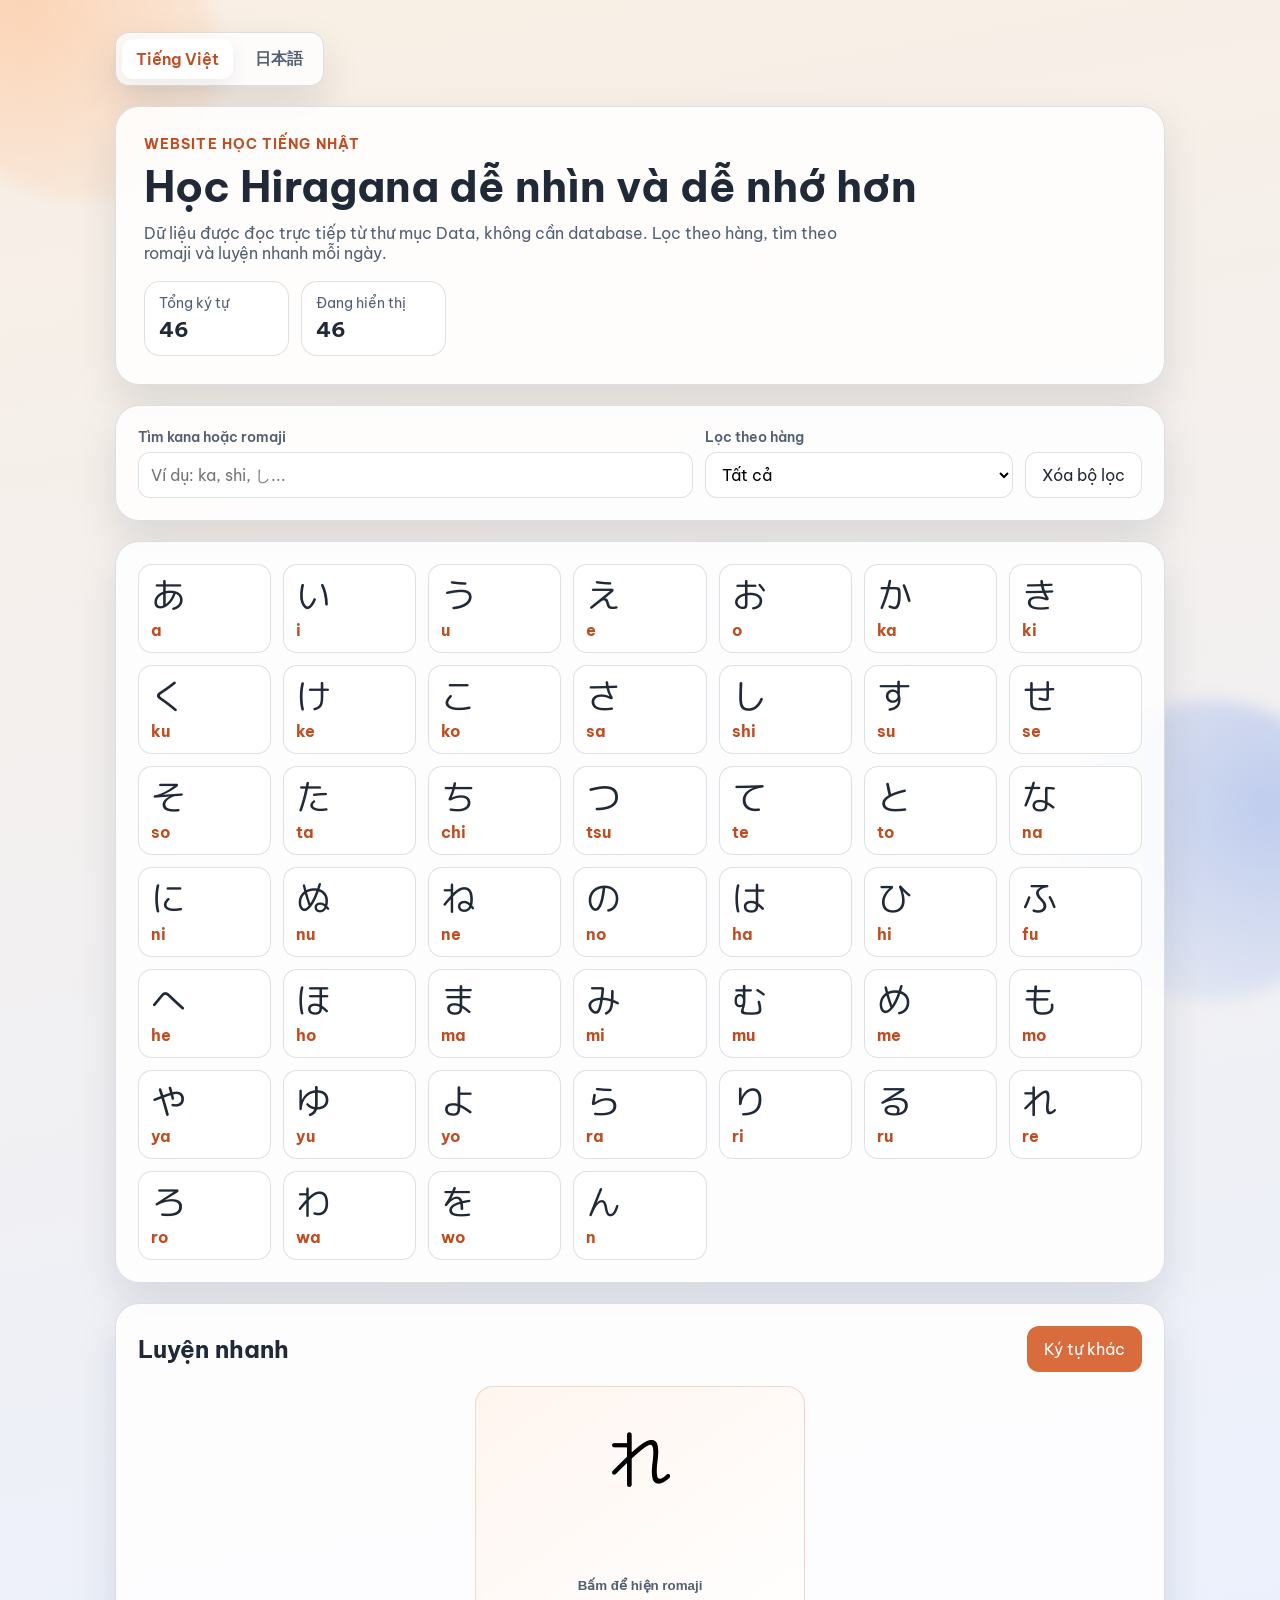
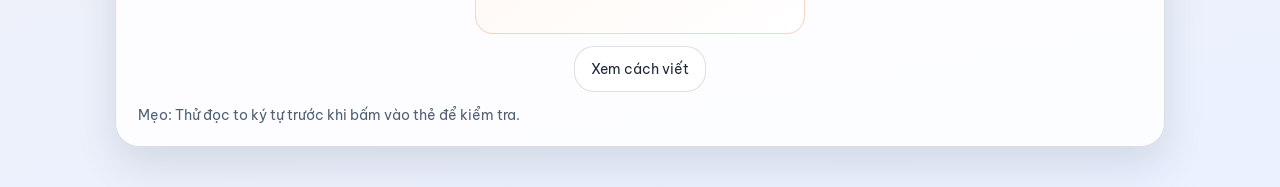
<file: index.html>
<!DOCTYPE html>
<html lang="vi">
<head>
    <meta charset="UTF-8">
    <meta name="viewport" content="width=device-width, initial-scale=1.0">
    <title>Hiragana Study Hub</title>
    <link rel="preconnect" href="https://fonts.googleapis.com">
    <link rel="preconnect" href="https://fonts.gstatic.com" crossorigin>
    <link href="https://fonts.googleapis.com/css2?family=Be+Vietnam+Pro:wght@400;500;600;700&family=M+PLUS+Rounded+1c:wght@500;700&display=swap" rel="stylesheet">
    <link rel="stylesheet" href="style.css">
</head>
<body>
    <div class="bg-orb orb-left"></div>
    <div class="bg-orb orb-right"></div>

    <main class="container">
        <section class="lang-switch" aria-label="Language switcher">
            <button id="langViBtn" class="lang-btn is-active" type="button" data-lang="vi" aria-pressed="true">Tiếng Việt</button>
            <button id="langJaBtn" class="lang-btn" type="button" data-lang="ja" aria-pressed="false">日本語</button>
        </section>

        <header class="hero">
            <p class="kicker" data-i18n="kicker">Website học tiếng Nhật</p>
            <h1 id="heroTitle" data-i18n="heroTitle">Học Hiragana dễ nhìn và dễ nhớ hơn</h1>
            <p class="subtitle" data-i18n="heroSubtitle">
                Dữ liệu được đọc trực tiếp từ thư mục Data, không cần database.
                Lọc theo hàng, tìm theo romaji và luyện nhanh mỗi ngày.
            </p>
            <div class="stats" aria-live="polite">
                <div class="stat-card">
                    <span class="stat-label" data-i18n="totalChars">Tổng ký tự</span>
                    <strong id="totalCount">0</strong>
                </div>
                <div class="stat-card">
                    <span class="stat-label" data-i18n="showingChars">Đang hiển thị</span>
                    <strong id="visibleCount">0</strong>
                </div>
            </div>
        </header>

        <section id="controlsPanel" class="panel controls-panel" aria-label="Bộ lọc và tìm kiếm">
            <div class="input-group">
                <label for="searchInput" data-i18n="searchLabel">Tìm kana hoặc romaji</label>
                <input id="searchInput" type="text" placeholder="Ví dụ: ka, shi, し..." autocomplete="off">
            </div>
            <div class="input-group">
                <label for="rowFilter" data-i18n="rowFilterLabel">Lọc theo hàng</label>
                <select id="rowFilter">
                    <option id="rowFilterAllOption" value="all">Tất cả</option>
                </select>
            </div>
            <button id="resetBtn" class="btn btn-ghost" type="button" data-i18n="resetBtn">Xóa bộ lọc</button>
        </section>

        <section id="tablePanel" class="panel" aria-label="Bảng hiragana">
            <div id="kanaGrid" class="kana-grid"></div>
            <p id="emptyState" class="empty-state" hidden>Không tìm thấy ký tự phù hợp.</p>
        </section>

        <section id="practicePanel" class="panel practice-panel" aria-label="Luyện tập flashcard">
            <div class="practice-header">
                <h2 data-i18n="practiceTitle">Luyện nhanh</h2>
                <button id="nextCardBtn" class="btn" type="button" data-i18n="nextCardBtn">Ký tự khác</button>
            </div>
            <div class="flashcard-wrap">
                <button id="flashcard" class="flashcard" type="button" aria-live="polite" aria-label="Flashcard hiragana">
                    <span id="flashKana" class="flash-kana">...</span>
                    <span id="flashRomaji" class="flash-romaji">Bấm để hiện romaji</span>
                </button>
                <button id="flashStrokeBtn" class="btn btn-ghost stroke-btn" type="button" data-i18n="strokeOrderBtn">Xem cách viết</button>
            </div>
            <p class="practice-tip" data-i18n="practiceTip">Mẹo: Thử đọc to ký tự trước khi bấm vào thẻ để kiểm tra.</p>
        </section>
    </main>

    <dialog id="kanaModal" class="modal" aria-label="Stroke order modal">
        <div class="modal-content">
            <button id="closeModalBtn" class="btn-ghost modal-close" aria-label="Close modal">&times;</button>
            <h3 data-i18n="strokeOrderTitle" class="modal-title">Cách viết</h3>
            <div class="kaki-wrap">
                <div id="modalKakiJun"></div>
            </div>
            <div class="modal-details">
                <span id="modalKana" class="kana"></span>
                <span id="modalRomaji" class="romaji"></span>
            </div>
            <button id="replayStrokeBtn" class="btn-ghost" type="button" style="border-radius: 20px; font-size: 0.95rem; padding: 8px 20px; margin: 0 auto; display: inline-flex; align-items: center; justify-content: center;">
                <svg width="18" height="18" viewBox="0 0 24 24" fill="none" stroke="currentColor" stroke-width="2" stroke-linecap="round" stroke-linejoin="round" style="margin-right: 6px;"><path d="M21 2v6h-6"></path><path d="M3 12a9 9 0 1 0 9-9 9.75 9.75 0 0 0-6.74 2.74L3 8"></path></svg>
                <span data-i18n="replayStrokeBtn">Phát lại</span>
            </button>
        </div>
    </dialog>

    <script src="script.js"></script>
</body>
</html>
</file>
<file: style.css>
:root {
	--bg-top: #f9efe4;
	--bg-bottom: #eaf1ff;
	--ink: #1f2937;
	--muted: #516074;
	--card: rgba(255, 255, 255, 0.86);
	--stroke: rgba(45, 64, 89, 0.16);
	--accent: #d96c3d;
	--accent-strong: #bf4d21;
	--accent-soft: #ffe2d5;
	--shadow: 0 18px 40px rgba(31, 41, 55, 0.12);
}

* {
	box-sizing: border-box;
}

body {
	margin: 0;
	min-height: 100vh;
	font-family: "Be Vietnam Pro", sans-serif;
	color: var(--ink);
	background: linear-gradient(170deg, var(--bg-top), var(--bg-bottom));
	position: relative;
	overflow-x: hidden;
}

.bg-orb {
	position: fixed;
	z-index: 0;
	border-radius: 50%;
	filter: blur(8px);
	pointer-events: none;
}

.orb-left {
	width: 280px;
	height: 280px;
	background: radial-gradient(circle at 30% 30%, rgba(254, 193, 149, 0.58), rgba(254, 193, 149, 0));
	top: -80px;
	left: -60px;
}

.orb-right {
	width: 300px;
	height: 300px;
	background: radial-gradient(circle at 70% 35%, rgba(121, 156, 234, 0.42), rgba(121, 156, 234, 0));
	bottom: -100px;
	right: -80px;
}

.container {
	position: relative;
	z-index: 1;
	width: min(1050px, 92vw);
	margin: 32px auto 40px;
	display: grid;
	gap: 20px;
}

.lang-switch {
	display: inline-flex;
	gap: 8px;
	padding: 6px;
	width: fit-content;
	background: rgba(255, 255, 255, 0.82);
	border: 1px solid var(--stroke);
	border-radius: 14px;
	box-shadow: var(--shadow);
}

.lang-btn {
	border: 0;
	border-radius: 10px;
	padding: 9px 14px;
	font: inherit;
	font-weight: 600;
	background: transparent;
	color: var(--muted);
	cursor: pointer;
	transition: background 0.2s ease, color 0.2s ease, transform 0.2s ease;
}

.lang-btn:hover {
	transform: translateY(-1px);
	background: rgba(255, 226, 213, 0.55);
}

.lang-btn.is-active {
	background: #ffffff;
	color: var(--accent-strong);
	box-shadow: 0 6px 18px rgba(31, 41, 55, 0.08);
}

.lang-btn:focus-visible {
	outline: 3px solid rgba(217, 108, 61, 0.22);
	outline-offset: 2px;
}

.hero {
	background: var(--card);
	border: 1px solid var(--stroke);
	border-radius: 24px;
	padding: 28px;
	box-shadow: var(--shadow);
}

.kicker {
	margin: 0;
	font-size: 0.85rem;
	text-transform: uppercase;
	letter-spacing: 0.08em;
	color: var(--accent-strong);
	font-weight: 700;
}

h1 {
	margin: 8px 0 10px;
	line-height: 1.2;
	font-size: clamp(1.8rem, 2.2vw + 1.1rem, 2.7rem);
}

.subtitle {
	margin: 0;
	max-width: 720px;
	color: var(--muted);
}

.stats {
	margin-top: 18px;
	display: flex;
	flex-wrap: wrap;
	gap: 12px;
}

.stat-card {
	background: #fff;
	border: 1px solid var(--stroke);
	border-radius: 16px;
	min-width: 145px;
	padding: 12px 14px;
}

.stat-label {
	display: block;
	color: var(--muted);
	font-size: 0.85rem;
	margin-bottom: 4px;
}

.stat-card strong {
	font-size: 1.3rem;
}

.panel {
	background: var(--card);
	border: 1px solid var(--stroke);
	border-radius: 24px;
	padding: 22px;
	box-shadow: var(--shadow);
}

.controls-panel {
	display: grid;
	grid-template-columns: 1.8fr 1fr auto;
	gap: 12px;
	align-items: end;
}

.input-group {
	display: grid;
	gap: 6px;
}

.input-group label {
	font-size: 0.88rem;
	font-weight: 600;
	color: var(--muted);
}

input,
select,
.btn {
	min-height: 46px;
	border-radius: 12px;
	border: 1px solid var(--stroke);
	font: inherit;
}

input,
select {
	padding: 0 12px;
	background: #ffffff;
}

input:focus,
select:focus,
.btn:focus-visible,
.flashcard:focus-visible {
	outline: 3px solid rgba(217, 108, 61, 0.22);
	outline-offset: 2px;
}

.btn {
	padding: 0 16px;
	background: var(--accent);
	color: #fff;
	border-color: transparent;
	cursor: pointer;
	transition: transform 0.2s ease, background 0.2s ease;
}

.btn:hover {
	background: var(--accent-strong);
	transform: translateY(-1px);
}

.btn-ghost {
	background: #fff;
	color: var(--ink);
	border-color: var(--stroke);
}

.btn-ghost:hover {
	background: #fdf7f3;
}

.kana-grid {
	display: grid;
	grid-template-columns: repeat(auto-fill, minmax(132px, 1fr));
	gap: 12px;
}

.kana-card {
	background: #ffffff;
	border: 1px solid var(--stroke);
	border-radius: 14px;
	padding: 12px;
	display: grid;
	gap: 8px;
	align-content: start;
	animation: fadeSlide 0.35s ease both;
}

.kana {
	font-family: "M PLUS Rounded 1c", sans-serif;
	font-size: 2.2rem;
	line-height: 1;
}

.romaji {
	font-weight: 700;
	color: var(--accent-strong);
}

.meta {
	color: var(--muted);
	font-size: 0.86rem;
}

.empty-state {
	margin: 10px 0 2px;
	color: var(--muted);
}

.practice-panel {
	display: grid;
	gap: 14px;
}

.practice-header {
	display: flex;
	justify-content: space-between;
	gap: 12px;
	align-items: center;
}

.practice-header h2 {
	margin: 0;
}

.flashcard-wrap {
	display: grid;
	place-items: center;
}

.flashcard {
	width: min(330px, 100%);
	aspect-ratio: 4 / 3;
	border-radius: 18px;
	border: 1px solid rgba(217, 108, 61, 0.26);
	background: linear-gradient(145deg, #fff5ef, #ffffff);
	display: grid;
	place-items: center;
	gap: 8px;
	cursor: pointer;
	transition: transform 0.22s ease, box-shadow 0.22s ease;
}

.flashcard:hover {
	transform: translateY(-2px) rotate(-0.4deg);
	box-shadow: 0 12px 24px rgba(191, 77, 33, 0.16);
}

.flash-kana {
	font-family: "M PLUS Rounded 1c", sans-serif;
	font-size: clamp(2.8rem, 5vw, 4.2rem);
	line-height: 1;
}

.flash-romaji {
	color: var(--muted);
	font-weight: 600;
}

.practice-tip {
	margin: 0;
	color: var(--muted);
	font-size: 0.9rem;
}

@keyframes fadeSlide {
	from {
		opacity: 0;
		transform: translateY(6px);
	}

	to {
		opacity: 1;
		transform: translateY(0);
	}
}

/* Modal Styles */
.modal {
	border: none;
	border-radius: 24px;
	padding: 0;
	background: transparent;
	box-shadow: 0 25px 50px rgba(0,0,0,0.25);
	backdrop-filter: blur(4px);
}

.modal::backdrop {
	background: rgba(31, 41, 55, 0.4);
	backdrop-filter: blur(4px);
}

.modal-content {
	background: #ffffff;
	border: 1px solid var(--stroke);
	border-radius: 24px;
	padding: 32px;
	width: min(400px, 90vw);
	text-align: center;
	position: relative;
	display: grid;
	gap: 16px;
}

.modal-close {
	position: absolute;
	top: 16px;
	right: 16px;
	width: 36px;
	height: 36px;
	border-radius: 50%;
	display: grid;
	place-items: center;
	padding: 0;
	font-size: 1.5rem;
	line-height: 1;
	color: var(--muted);
	border: none;
	background: #f3f4f6;
	cursor: pointer;
	transition: background 0.2s, color 0.2s;
}

.modal-close:hover {
	background: #e5e7eb;
	color: var(--ink);
}

.modal-title {
	margin: 0;
	font-size: 1.25rem;
	color: var(--muted);
}

.kaki-wrap {
	display: flex;
	justify-content: center;
	align-items: center;
	background: #f9fafb;
	border-radius: 16px;
	padding: 20px;
	border: 2px dashed #e5e7eb;
}

.kaki-wrap svg {
	width: 120px;
	height: 120px;
}

@keyframes drawStroke {
	to {
		stroke-dashoffset: 0;
	}
}

.modal-details {
	display: flex;
	flex-direction: column;
	gap: 4px;
}

.modal-details .kana {
	font-size: 2.5rem;
	color: var(--ink);
}

.modal-details .romaji {
	font-size: 1.25rem;
	color: var(--accent-strong);
	text-transform: uppercase;
	letter-spacing: 2px;
}

.stroke-btn {
	margin-top: 12px;
	font-size: 0.9rem;
	padding: 8px 16px;
	border-radius: 20px;
}

.kana-card {
	background: #ffffff;
	border: 1px solid var(--stroke);
	border-radius: 14px;
	padding: 12px;
	display: grid;
	gap: 8px;
	align-content: start;
	animation: fadeSlide 0.35s ease both;
	cursor: pointer;
	transition: transform 0.2s, box-shadow 0.2s;
}

.kana-card:hover {
	transform: translateY(-2px);
	box-shadow: 0 8px 20px rgba(31, 41, 55, 0.08);
}

@media (max-width: 800px) {
	.lang-switch {
		width: 100%;
		justify-content: center;
	}

	.controls-panel {
		grid-template-columns: 1fr;
	}

	.container {
		width: min(1050px, 94vw);
		margin-top: 16px;
		margin-bottom: 20px;
		gap: 14px;
	}

	.hero,
	.panel {
		border-radius: 18px;
		padding: 16px;
	}

	.kana-grid {
		grid-template-columns: repeat(auto-fill, minmax(115px, 1fr));
		gap: 10px;
	}
	
	.kaki-wrap svg {
		width: 90px;
		height: 90px;
	}
}
</file>
